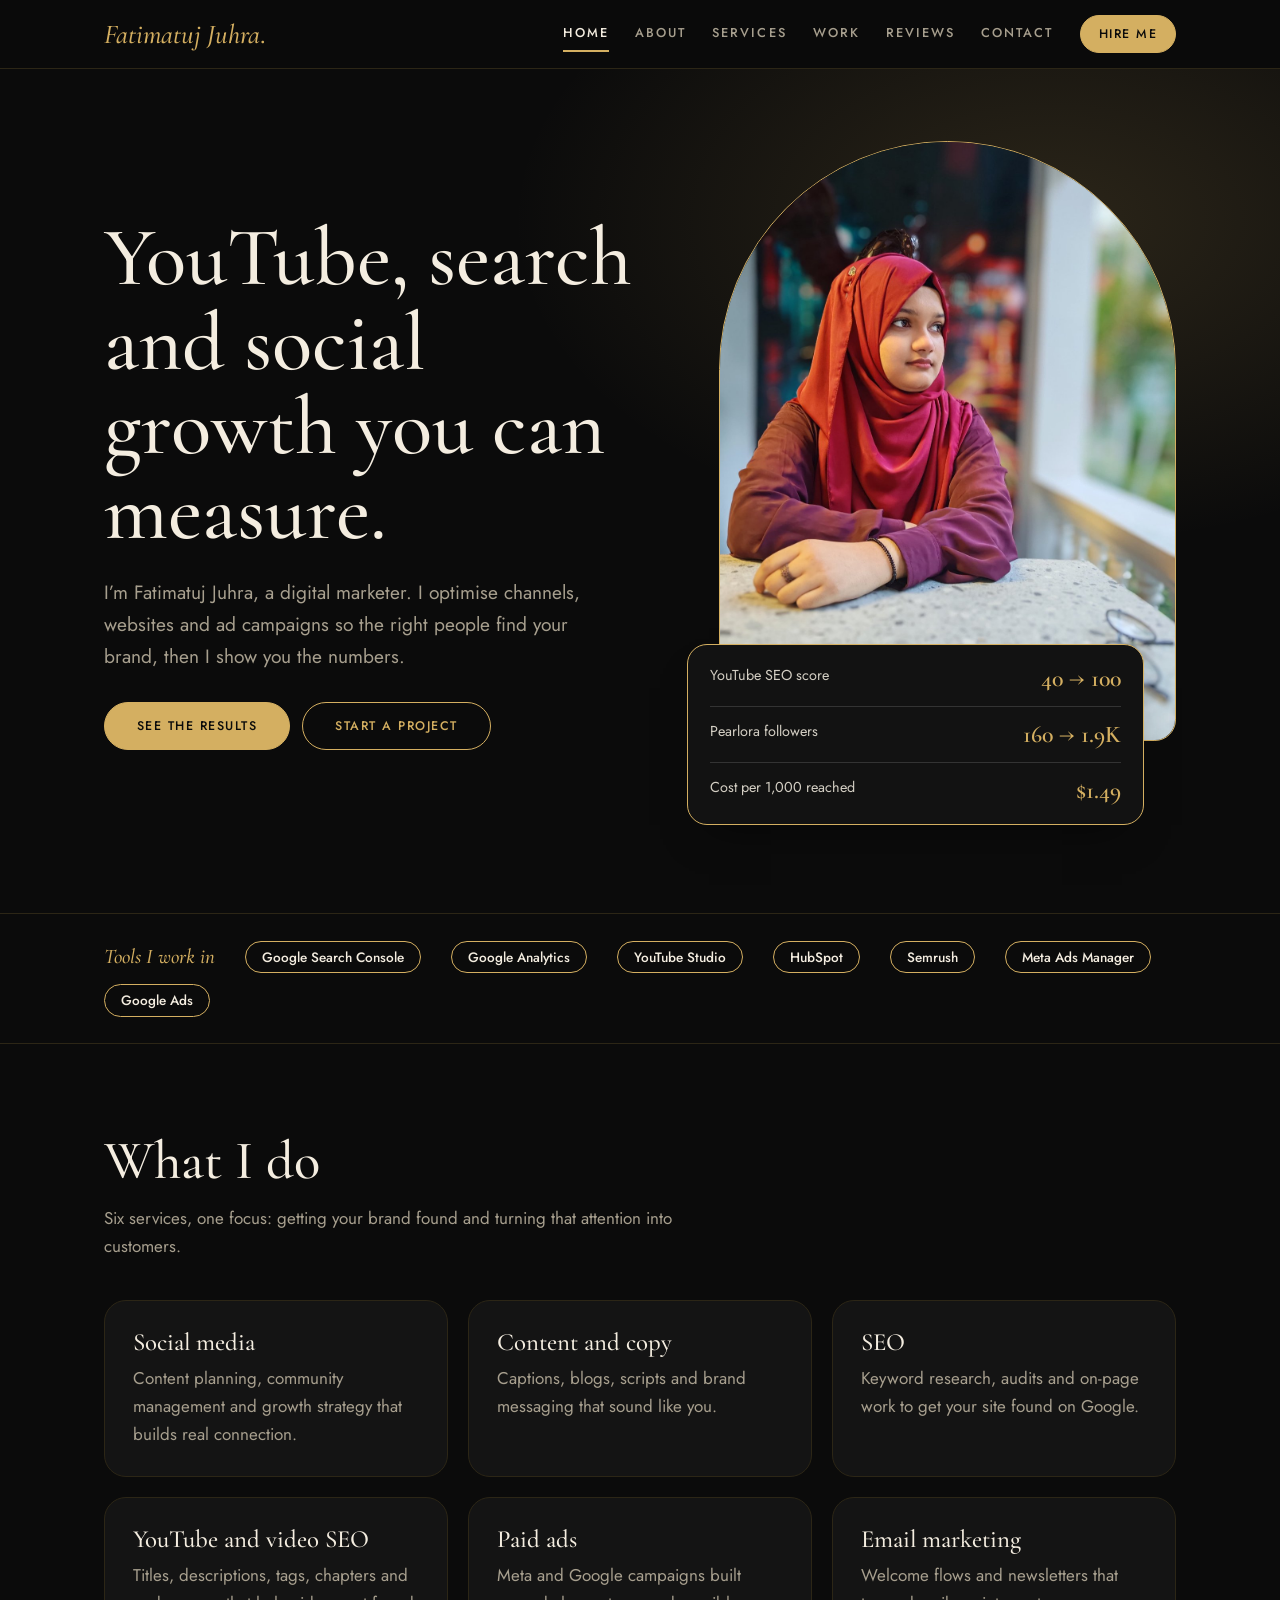
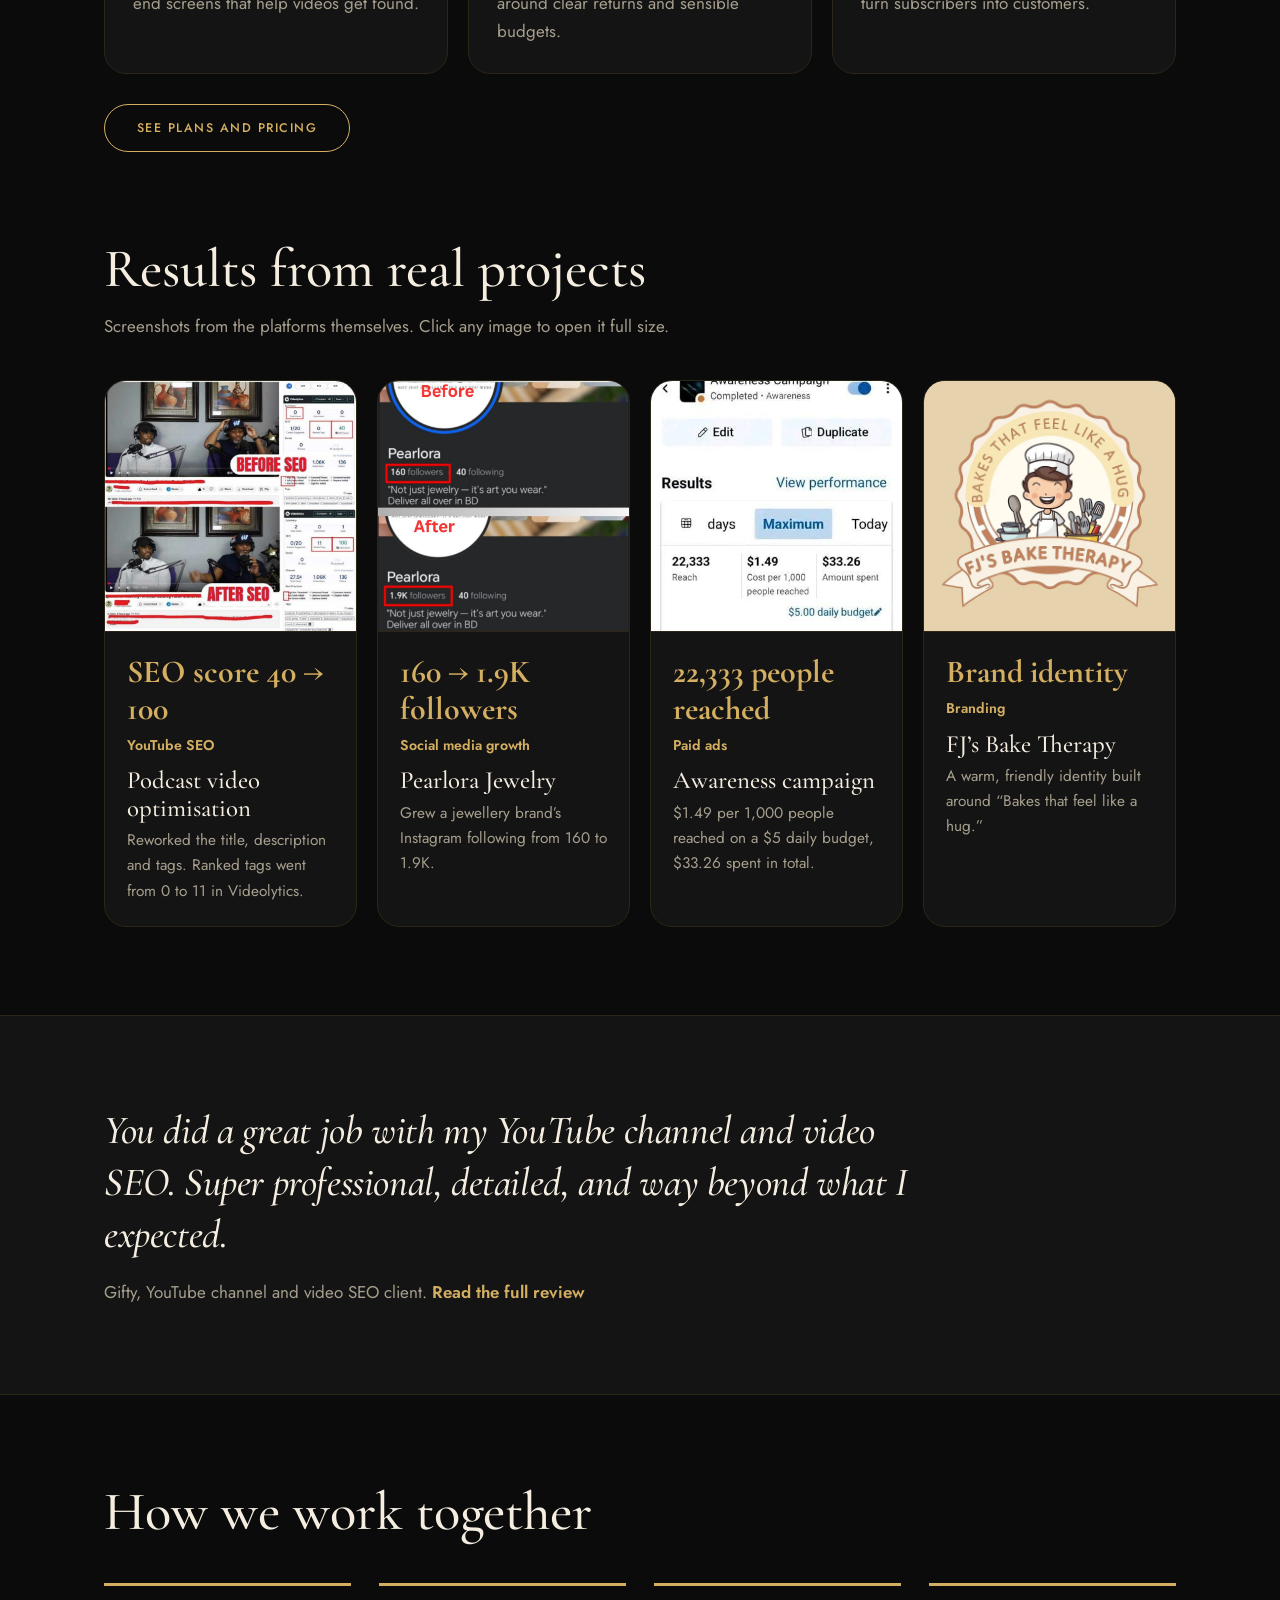
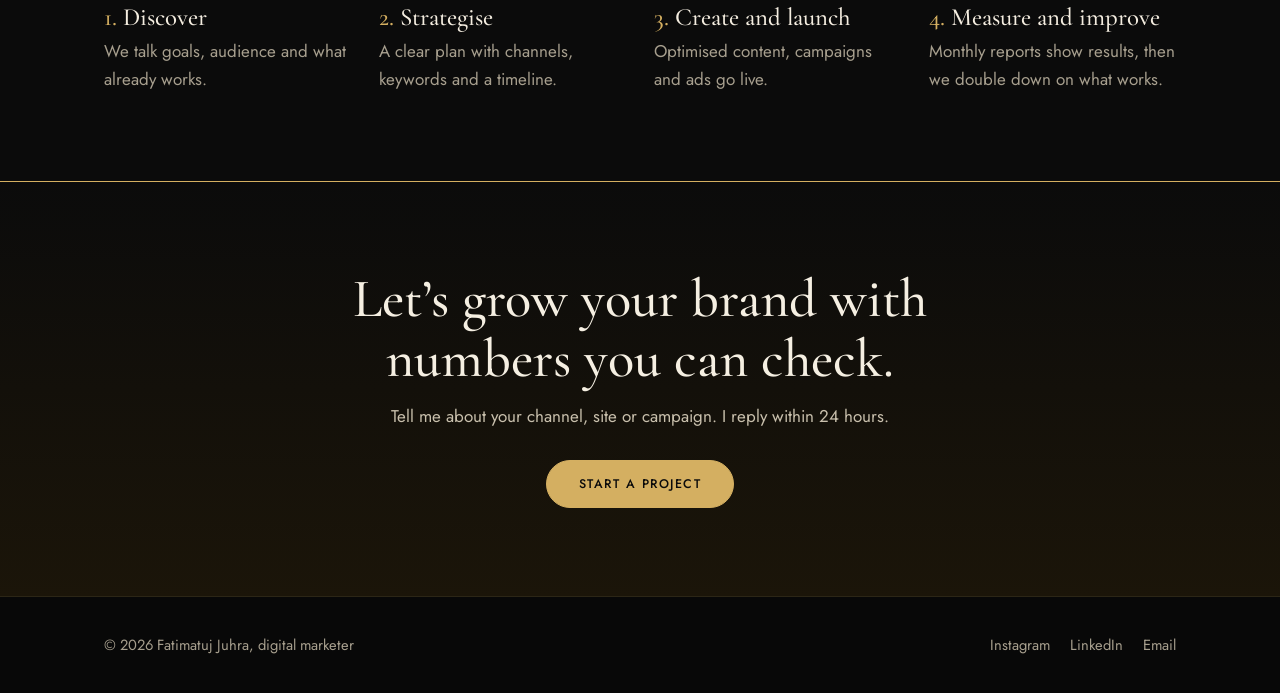
<file: index.html>
<!doctype html>
<html lang="en">
  <head>
    <meta charset="utf-8" />
    <meta name="viewport" content="width=device-width,initial-scale=1" />
    <title>
      Fatimatuj Juhra | Digital Marketer for SEO, YouTube and Social Media
    </title>
    <meta
      name="description"
      content="Digital marketer helping brands grow with SEO, YouTube video SEO, social media, paid ads and email marketing. See real results and pricing."
    />
    <meta
      property="og:title"
      content="Fatimatuj Juhra | Digital Marketer for SEO, YouTube and Social Media"
    />
    <meta
      property="og:description"
      content="Digital marketer helping brands grow with SEO, YouTube video SEO, social media, paid ads and email marketing. See real results and pricing."
    />
    <meta property="og:type" content="website" />
    <meta name="twitter:card" content="summary_large_image" />
  
    <link rel="preconnect" href="https://fonts.googleapis.com" />
    <link rel="preconnect" href="https://fonts.gstatic.com" crossorigin />
    <link
      href="https://fonts.googleapis.com/css2?family=Cormorant+Garamond:ital,wght@0,500;0,600;0,700;1,500;1,600&family=Jost:wght@300;400;500;600&display=swap"
      rel="stylesheet"
    />
    <link rel="stylesheet" href="style.css" />
    <script type="application/ld+json">
      {
        "@context": "https://schema.org",
        "@type": "ProfessionalService",
        "name": "Fatimatuj Juhra, Digital Marketer",
        "description": "SEO, YouTube SEO, social media, paid ads and email marketing.",
        "email": "fatimatujjuhraa332@gmail.com",
        "sameAs": [
          "https://instagram.com/fatimatujjuhraa",
          "https://www.linkedin.com/in/fatimatujjuhraa"
        ],
        "serviceType": [
          "SEO",
          "YouTube SEO",
          "Social media marketing",
          "Paid advertising",
          "Email marketing"
        ]
      }
    </script>
  </head>
  <body>
    <header class="nav">
      <div class="wrap bar">
        <a class="logo" href="index.html">Fatimatuj Juhra<i>.</i></a>
        <nav id="m" aria-label="Main">
          <a href="index.html" aria-current="page">Home</a
          ><a href="about.html">About</a><a href="services.html">Services</a
          ><a href="index.html#work">Work</a><a href="reviews.html">Reviews</a
          ><a href="contact.html">Contact</a>
        </nav>
        <a class="btn sm" href="contact.html">Hire me</a
        ><button class="burger" aria-label="Menu" aria-expanded="false">
          &#9776;
        </button>
      </div>
    </header>
    <main>
      <section class="hero">
        <div class="wrap hero-g">
          <div>
            <h1>YouTube, search and social growth you can measure.</h1>
            <p class="lead">
              I’m Fatimatuj Juhra, a digital marketer. I optimise channels,
              websites and ad campaigns so the right people find your brand,
              then I show you the numbers.
            </p>
            <div class="btns">
              <a class="btn" href="#work">See the results</a
              ><a class="btn out" href="contact.html">Start a project</a>
            </div>
          </div>
          <div class="hero-v">
            <img
              src="images/fatimatuj.jpg"
              alt="Fatimatuj Juhra"
              width="800"
              height="600"
            />
            <dl class="ledger">
              <div>
                <dt>YouTube SEO score</dt>
                <dd>40 → 100</dd>
              </div>
              <div>
                <dt>Pearlora followers</dt>
                <dd>160 → 1.9K</dd>
              </div>
              <div>
                <dt>Cost per 1,000 reached</dt>
                <dd>$1.49</dd>
              </div>
            </dl>
          </div>
        </div>
      </section>
      <div class="tools">
        <div class="wrap">
          <b>Tools I work in</b><span>Google Search Console</span
          ><span>Google Analytics</span><span>YouTube Studio</span
          ><span>HubSpot</span><span>Semrush</span
          ><span>Meta Ads Manager</span><span>Google Ads</span>
        </div>
      </div>
      <section id="services">
        <div class="wrap">
          <div class="sec-h">
            <h2>What I do</h2>
            <p>
              Six services, one focus: getting your brand found and turning that
              attention into customers.
            </p>
          </div>
          <div class="grid">
            <div class="card">
              <h3>Social media</h3>
              <p>
                Content planning, community management and growth strategy that
                builds real connection.
              </p>
            </div>
            <div class="card">
              <h3>Content and copy</h3>
              <p>
                Captions, blogs, scripts and brand messaging that sound like
                you.
              </p>
            </div>
            <div class="card">
              <h3>SEO</h3>
              <p>
                Keyword research, audits and on-page work to get your site found
                on Google.
              </p>
            </div>
            <div class="card">
              <h3>YouTube and video SEO</h3>
              <p>
                Titles, descriptions, tags, chapters and end screens that help
                videos get found.
              </p>
            </div>
            <div class="card">
              <h3>Paid ads</h3>
              <p>
                Meta and Google campaigns built around clear returns and
                sensible budgets.
              </p>
            </div>
            <div class="card">
              <h3>Email marketing</h3>
              <p>
                Welcome flows and newsletters that turn subscribers into
                customers.
              </p>
            </div>
          </div>
          <div class="btns">
            <a class="btn out" href="services.html">See plans and pricing</a>
          </div>
        </div>
      </section>
      <section id="work" style="padding-top: 0">
        <div class="wrap">
          <div class="sec-h">
            <h2>Results from real projects</h2>
            <p>
              Screenshots from the platforms themselves. Click any image to open
              it full size.
            </p>
          </div>
          <div class="cases">
            <article class="case">
              <a href="images/seo-video.jpg" target="_blank" rel="noopener"
                ><img
                  src="images/seo-video.jpg"
                  alt="Before and after: Videolytics SEO score rose from 40 to 100 on a podcast video"
                  loading="lazy"
              /></a>
              <div>
                <p class="m">SEO score 40 → 100</p>
                <small>YouTube SEO</small>
                <h3>Podcast video optimisation</h3>
                <p>
                  Reworked the title, description and tags. Ranked tags went
                  from 0 to 11 in Videolytics.
                </p>
              </div>
            </article>
            <article class="case">
              <a href="images/pearlora.jpg" target="_blank" rel="noopener"
                ><img
                  src="images/pearlora.jpg"
                  alt="Pearlora Instagram profile before and after, 160 to 1.9K followers"
                  loading="lazy"
              /></a>
              <div>
                <p class="m">160 → 1.9K followers</p>
                <small>Social media growth</small>
                <h3>Pearlora Jewelry</h3>
                <p>
                  Grew a jewellery brand’s Instagram following from 160 to 1.9K.
                </p>
              </div>
            </article>
            <article class="case">
              <a
                href="images/awareness-campaign.jpg"
                target="_blank"
                rel="noopener"
                ><img
                  src="images/awareness-campaign.jpg"
                  alt="Ads Manager results showing 22,333 reach at $1.49 per 1,000 people"
                  loading="lazy"
              /></a>
              <div>
                <p class="m">22,333 people reached</p>
                <small>Paid ads</small>
                <h3>Awareness campaign</h3>
                <p>
                  $1.49 per 1,000 people reached on a $5 daily budget, $33.26
                  spent in total.
                </p>
              </div>
            </article>
            <article class="case">
              <a href="images/bake-therapy.jpg" target="_blank" rel="noopener"
                ><img
                  src="images/bake-therapy.jpg"
                  alt="FJ’s Bake Therapy logo with the line Bakes that feel like a hug"
                  loading="lazy"
                  style="object-fit: contain; background: #e5d3ac"
              /></a>
              <div>
                <p class="m">Brand identity</p>
                <small>Branding</small>
                <h3>FJ’s Bake Therapy</h3>
                <p>
                  A warm, friendly identity built around “Bakes that feel like a
                  hug.”
                </p>
              </div>
            </article>
          </div>
        </div>
      </section>
      <section class="quote">
        <div class="wrap">
          <q
            >You did a great job with my YouTube channel and video SEO. Super
            professional, detailed, and way beyond what I expected.</q
          >
          <p>
            Gifty, YouTube channel and video SEO client.
            <a href="reviews.html" style="color: var(--lk); font-weight: 600"
              >Read the full review</a
            >
          </p>
        </div>
      </section>
      <section>
        <div class="wrap">
          <div class="sec-h"><h2>How we work together</h2></div>
          <div class="steps">
            <div>
              <h3>Discover</h3>
              <p>We talk goals, audience and what already works.</p>
            </div>
            <div>
              <h3>Strategise</h3>
              <p>A clear plan with channels, keywords and a timeline.</p>
            </div>
            <div>
              <h3>Create and launch</h3>
              <p>Optimised content, campaigns and ads go live.</p>
            </div>
            <div>
              <h3>Measure and improve</h3>
              <p>
                Monthly reports show results, then we double down on what works.
              </p>
            </div>
          </div>
        </div>
      </section>
      <section class="cta">
        <div class="wrap">
          <h2>Let’s grow your brand with numbers you can check.</h2>
          <p>
            Tell me about your channel, site or campaign. I reply within 24
            hours.
          </p>
          <div class="btns" style="justify-content: center">
            <a class="btn" href="contact.html">Start a project</a>
          </div>
        </div>
      </section>
    </main>
    <footer>
      <div class="wrap">
        <span
          >&copy; <span id="y">2026</span> Fatimatuj Juhra, digital
          marketer</span
        ><span
          ><a
            href="https://instagram.com/fatimatujjuhraa"
            target="_blank"
            rel="noopener"
            >Instagram</a
          ><a
            href="https://www.linkedin.com/in/fatimatujjuhraa"
            target="_blank"
            rel="noopener"
            >LinkedIn</a
          ><a href="mailto:fatimatujjuhraa332@gmail.com">Email</a></span
        >
      </div>
    </footer>
    <script src="script.js"></script>
  </body>
</html>
</file>
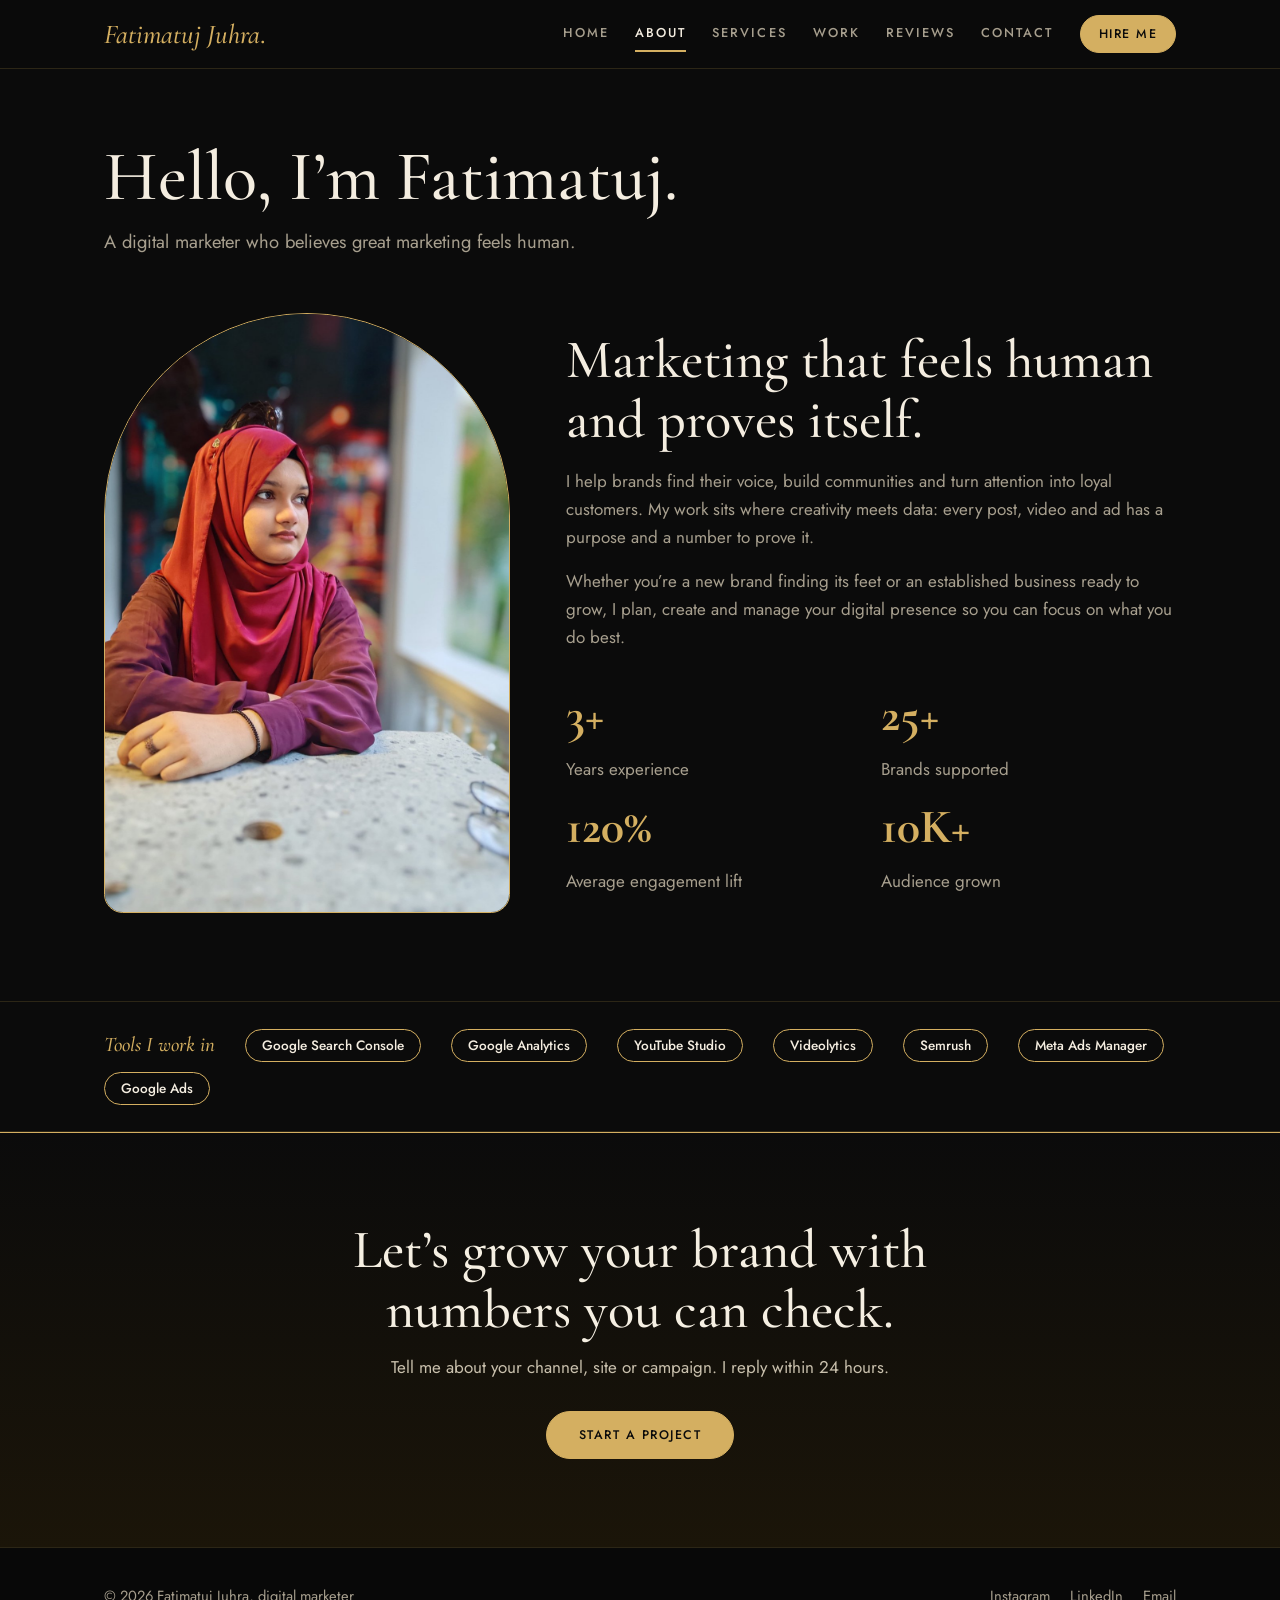
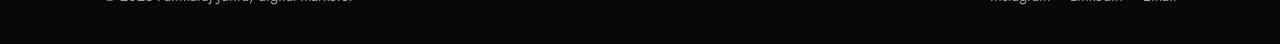
<file: about.html>
<!doctype html>
<html lang="en">
  <head>
    <meta charset="utf-8" />
    <meta name="viewport" content="width=device-width,initial-scale=1" />
    <title>About Fatimatuj Juhra | Digital Marketer</title>
    <meta
      name="description"
      content="Meet Fatimatuj Juhra, a digital marketer who combines SEO, content and paid ads with clear reporting."
    />
    <meta
      property="og:title"
      content="About Fatimatuj Juhra | Digital Marketer"
    />
    <meta
      property="og:description"
      content="Meet Fatimatuj Juhra, a digital marketer who combines SEO, content and paid ads with clear reporting."
    />
    <meta property="og:type" content="website" />
    <meta name="twitter:card" content="summary_large_image" />
    
    <link rel="preconnect" href="https://fonts.googleapis.com" />
    <link rel="preconnect" href="https://fonts.gstatic.com" crossorigin />
    <link
      href="https://fonts.googleapis.com/css2?family=Cormorant+Garamond:ital,wght@0,500;0,600;0,700;1,500;1,600&family=Jost:wght@300;400;500;600&display=swap"
      rel="stylesheet"
    />
    <link rel="stylesheet" href="style.css" />
  </head>
  <body>
    <header class="nav">
      <div class="wrap bar">
        <a class="logo" href="index.html">Fatimatuj Juhra<i>.</i></a>
        <nav id="m" aria-label="Main">
          <a href="index.html">Home</a
          ><a href="about.html" aria-current="page">About</a
          ><a href="services.html">Services</a><a href="index.html#work">Work</a
          ><a href="reviews.html">Reviews</a><a href="contact.html">Contact</a>
        </nav>
        <a class="btn sm" href="contact.html">Hire me</a
        ><button class="burger" aria-label="Menu" aria-expanded="false">
          &#9776;
        </button>
      </div>
    </header>
    <main>
      <header class="ph">
        <div class="wrap">
          <h1>Hello, I’m Fatimatuj.</h1>
          <p>A digital marketer who believes great marketing feels human.</p>
        </div>
      </header>
      <section style="padding-top: 32px">
        <div class="wrap two">
          <img
            src="images/fatimatuj.jpg"
            alt="Fatimatuj Juhra"
            width="800"
            height="600"
          />
          <div>
            <h2>Marketing that feels human and proves itself.</h2>
            <p>
              I help brands find their voice, build communities and turn
              attention into loyal customers. My work sits where creativity
              meets data: every post, video and ad has a purpose and a number to
              prove it.
            </p>
            <p>
              Whether you’re a new brand finding its feet or an established
              business ready to grow, I plan, create and manage your digital
              presence so you can focus on what you do best.
            </p>
            <div class="stats" style="grid-template-columns: 1fr 1fr">
              <div>
                <b>3+</b>
                <p>Years experience</p>
              </div>
              <div>
                <b>25+</b>
                <p>Brands supported</p>
              </div>
              <div>
                <b>120%</b>
                <p>Average engagement lift</p>
              </div>
              <div>
                <b>10K+</b>
                <p>Audience grown</p>
              </div>
            </div>
          </div>
        </div>
      </section>
      <div class="tools">
        <div class="wrap">
          <b>Tools I work in</b><span>Google Search Console</span
          ><span>Google Analytics</span><span>YouTube Studio</span
          ><span>Videolytics</span><span>Semrush</span
          ><span>Meta Ads Manager</span><span>Google Ads</span>
        </div>
      </div>
      <section class="cta">
        <div class="wrap">
          <h2>Let’s grow your brand with numbers you can check.</h2>
          <p>
            Tell me about your channel, site or campaign. I reply within 24
            hours.
          </p>
          <div class="btns" style="justify-content: center">
            <a class="btn" href="contact.html">Start a project</a>
          </div>
        </div>
      </section>
    </main>
    <footer>
      <div class="wrap">
        <span
          >&copy; <span id="y">2026</span> Fatimatuj Juhra, digital
          marketer</span
        ><span
          ><a
            href="https://instagram.com/fatimatujjuhraa"
            target="_blank"
            rel="noopener"
            >Instagram</a
          ><a
            href="https://www.linkedin.com/in/fatimatujjuhraa"
            target="_blank"
            rel="noopener"
            >LinkedIn</a
          ><a href="mailto:fatimatujjuhraa332@gmail.com">Email</a></span
        >
      </div>
    </footer>
    <script src="script.js"></script>
  </body>
</html>
</file>
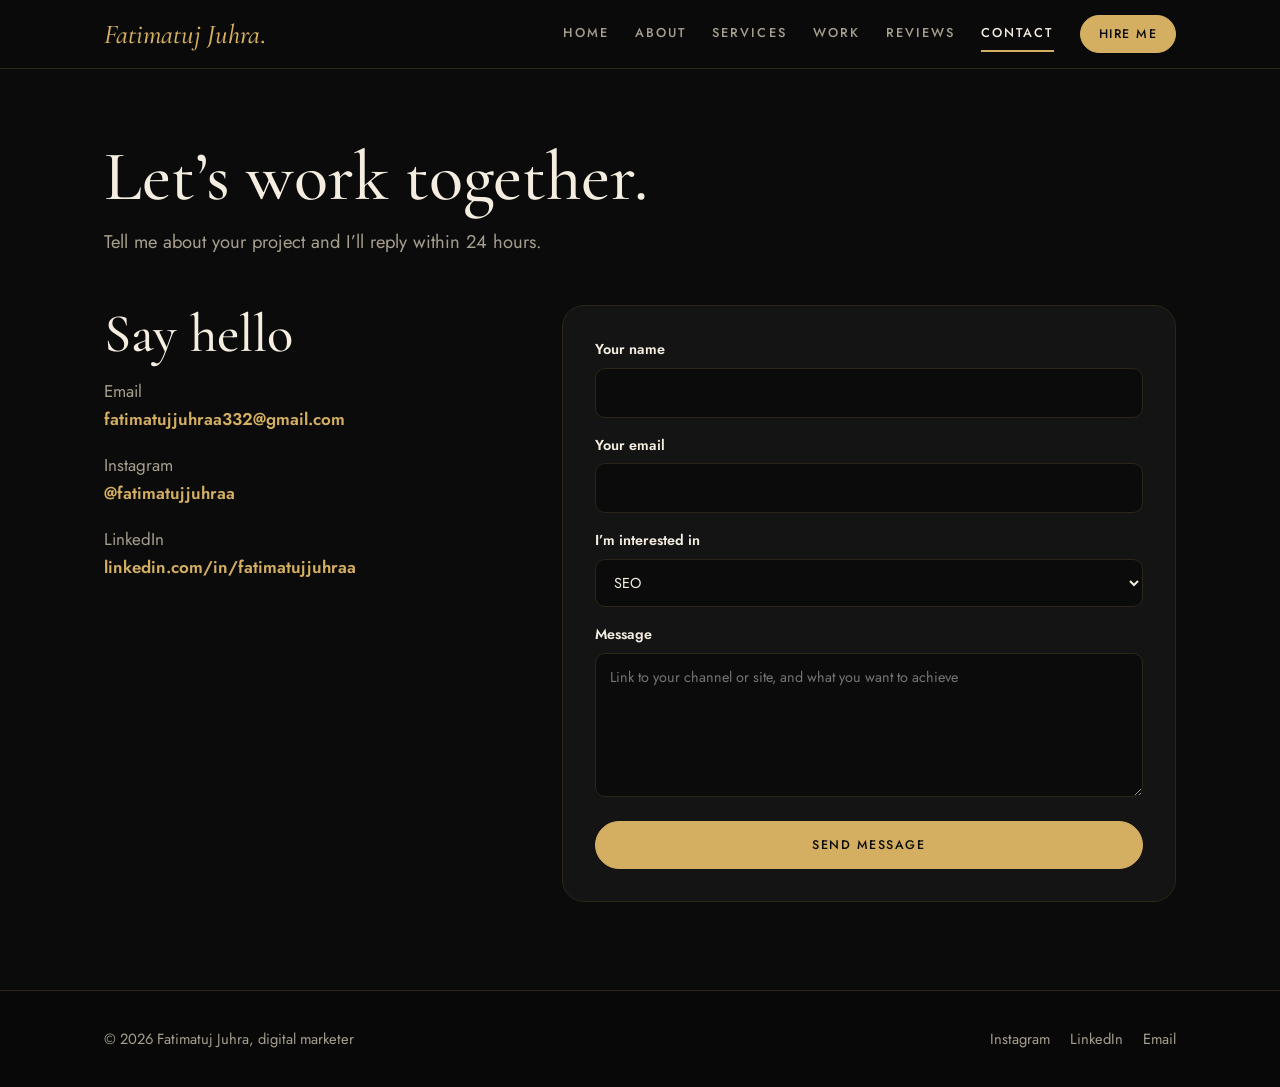
<file: contact.html>
<!doctype html>
<html lang="en"><head><meta charset="utf-8"><meta name="viewport" content="width=device-width,initial-scale=1">
<title>Contact Fatimatuj Juhra | Start a Project</title><meta name="description" content="Tell Fatimatuj Juhra about your channel, website or campaign and get a reply within 24 hours.">
<meta property="og:title" content="Contact Fatimatuj Juhra | Start a Project"><meta property="og:description" content="Tell Fatimatuj Juhra about your channel, website or campaign and get a reply within 24 hours."><meta property="og:type" content="website"><meta name="twitter:card" content="summary_large_image">
<link rel="preconnect" href="https://fonts.googleapis.com"><link rel="preconnect" href="https://fonts.gstatic.com" crossorigin>
<link href="https://fonts.googleapis.com/css2?family=Cormorant+Garamond:ital,wght@0,500;0,600;0,700;1,500;1,600&family=Jost:wght@300;400;500;600&display=swap" rel="stylesheet">
<link rel="stylesheet" href="style.css"></head><body>
<header class="nav"><div class="wrap bar"><a class="logo" href="index.html">Fatimatuj Juhra<i>.</i></a><nav id="m" aria-label="Main"><a href="index.html">Home</a><a href="about.html">About</a><a href="services.html">Services</a><a href="index.html#work">Work</a><a href="reviews.html">Reviews</a><a href="contact.html" aria-current="page">Contact</a></nav><a class="btn sm" href="contact.html">Hire me</a><button class="burger" aria-label="Menu" aria-expanded="false">&#9776;</button></div></header>
<main><header class="ph"><div class="wrap"><h1>Let’s work together.</h1><p>Tell me about your project and I’ll reply within 24 hours.</p></div></header><section style="padding-top:24px"><div class="wrap cg"><div class="cinfo"><h2>Say hello</h2><p>Email<br><a href="mailto:fatimatujjuhraa332@gmail.com">fatimatujjuhraa332@gmail.com</a></p><p>Instagram<br><a href="https://instagram.com/fatimatujjuhraa" target="_blank" rel="noopener">@fatimatujjuhraa</a></p><p>LinkedIn<br><a href="https://www.linkedin.com/in/fatimatujjuhraa" target="_blank" rel="noopener">linkedin.com/in/fatimatujjuhraa</a></p></div>
<form id="cform"><label>Your name<input name="name" required autocomplete="name"></label><label>Your email<input name="email" type="email" required autocomplete="email"></label><label>I’m interested in<select name="service"><option>SEO</option><option>YouTube and Video SEO</option><option>Social Media Management</option><option>Content and Copywriting</option><option>Paid Ads</option><option>Email Marketing</option><option>Not sure yet</option></select></label><label>Message<textarea name="msg" rows="5" required placeholder="Link to your channel or site, and what you want to achieve"></textarea></label><button class="btn" type="submit">Send message</button></form></div></section></main>
<footer><div class="wrap"><span>&copy; <span id="y">2026</span> Fatimatuj Juhra, digital marketer</span><span><a href="https://instagram.com/fatimatujjuhraa" target="_blank" rel="noopener">Instagram</a><a href="https://www.linkedin.com/in/fatimatujjuhraa" target="_blank" rel="noopener">LinkedIn</a><a href="mailto:fatimatujjuhraa332@gmail.com">Email</a></span></div></footer>
<script src="script.js"></script></body></html>
</file>
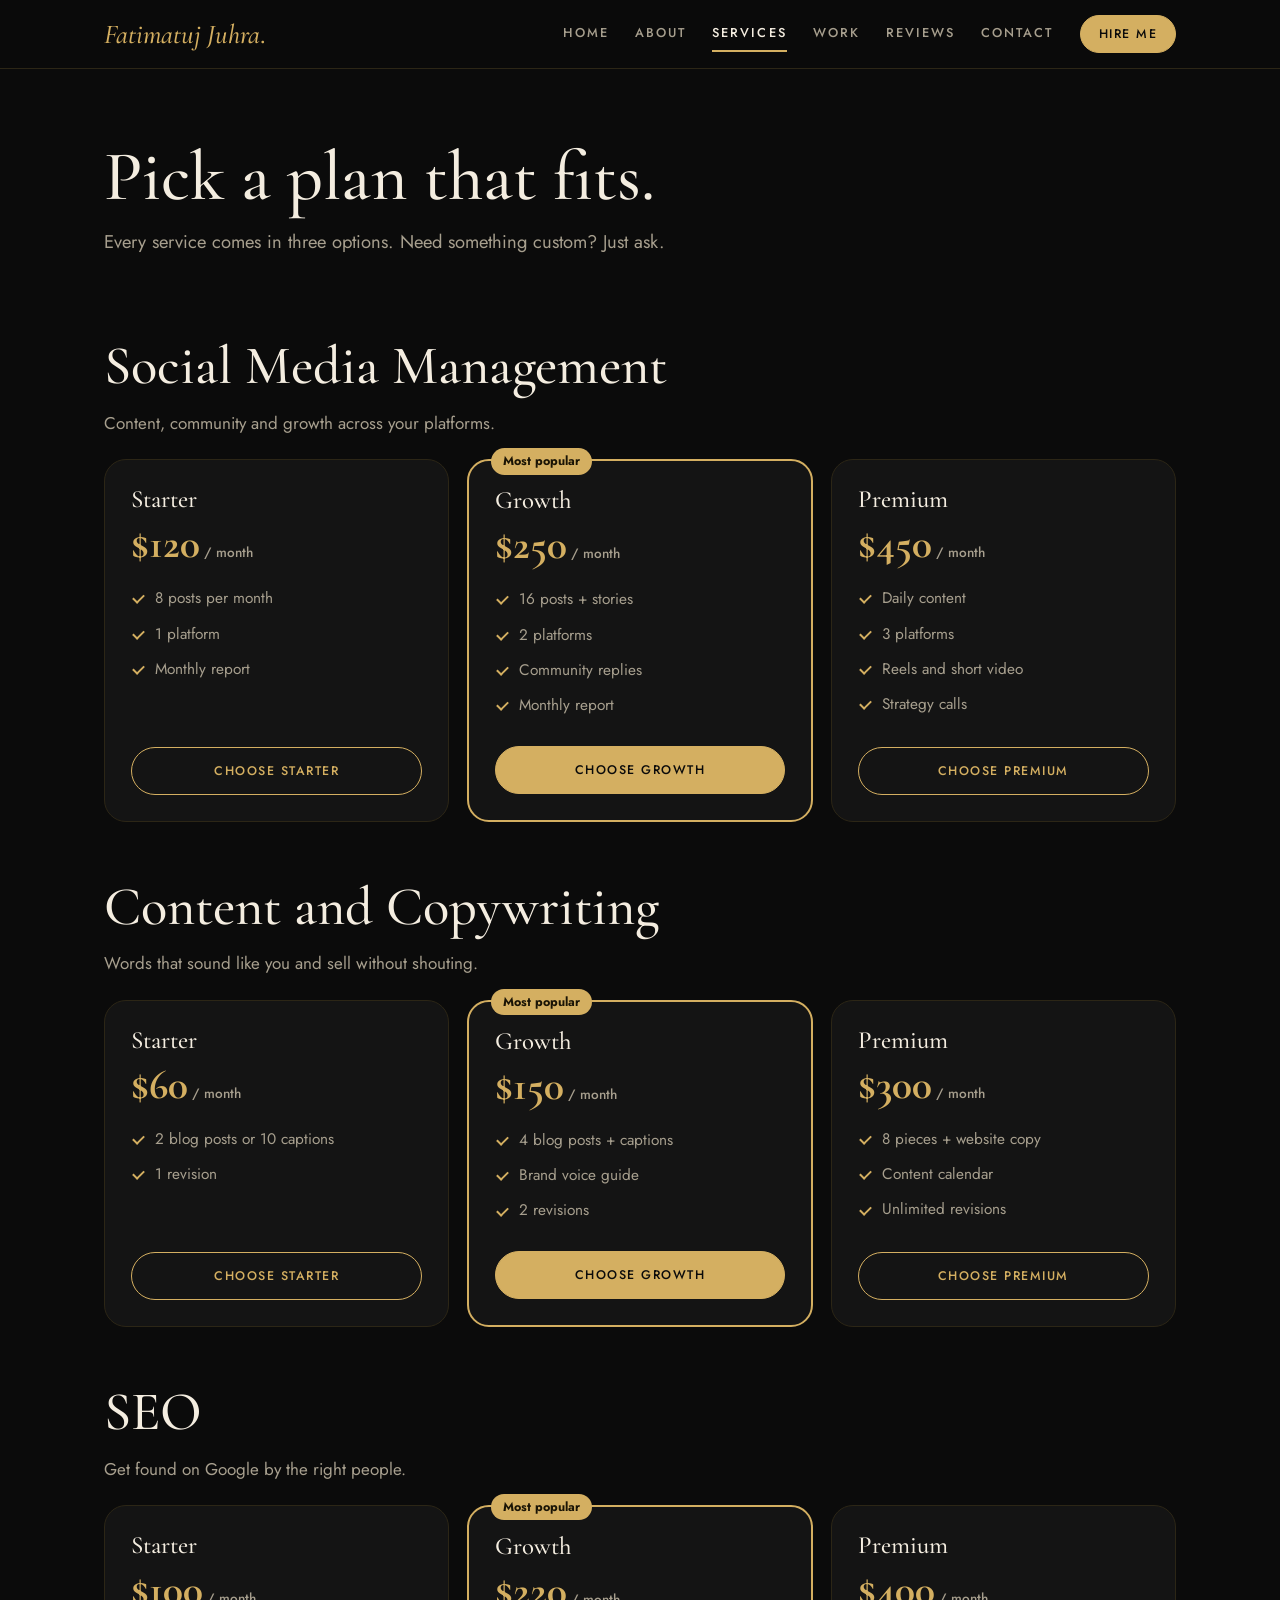
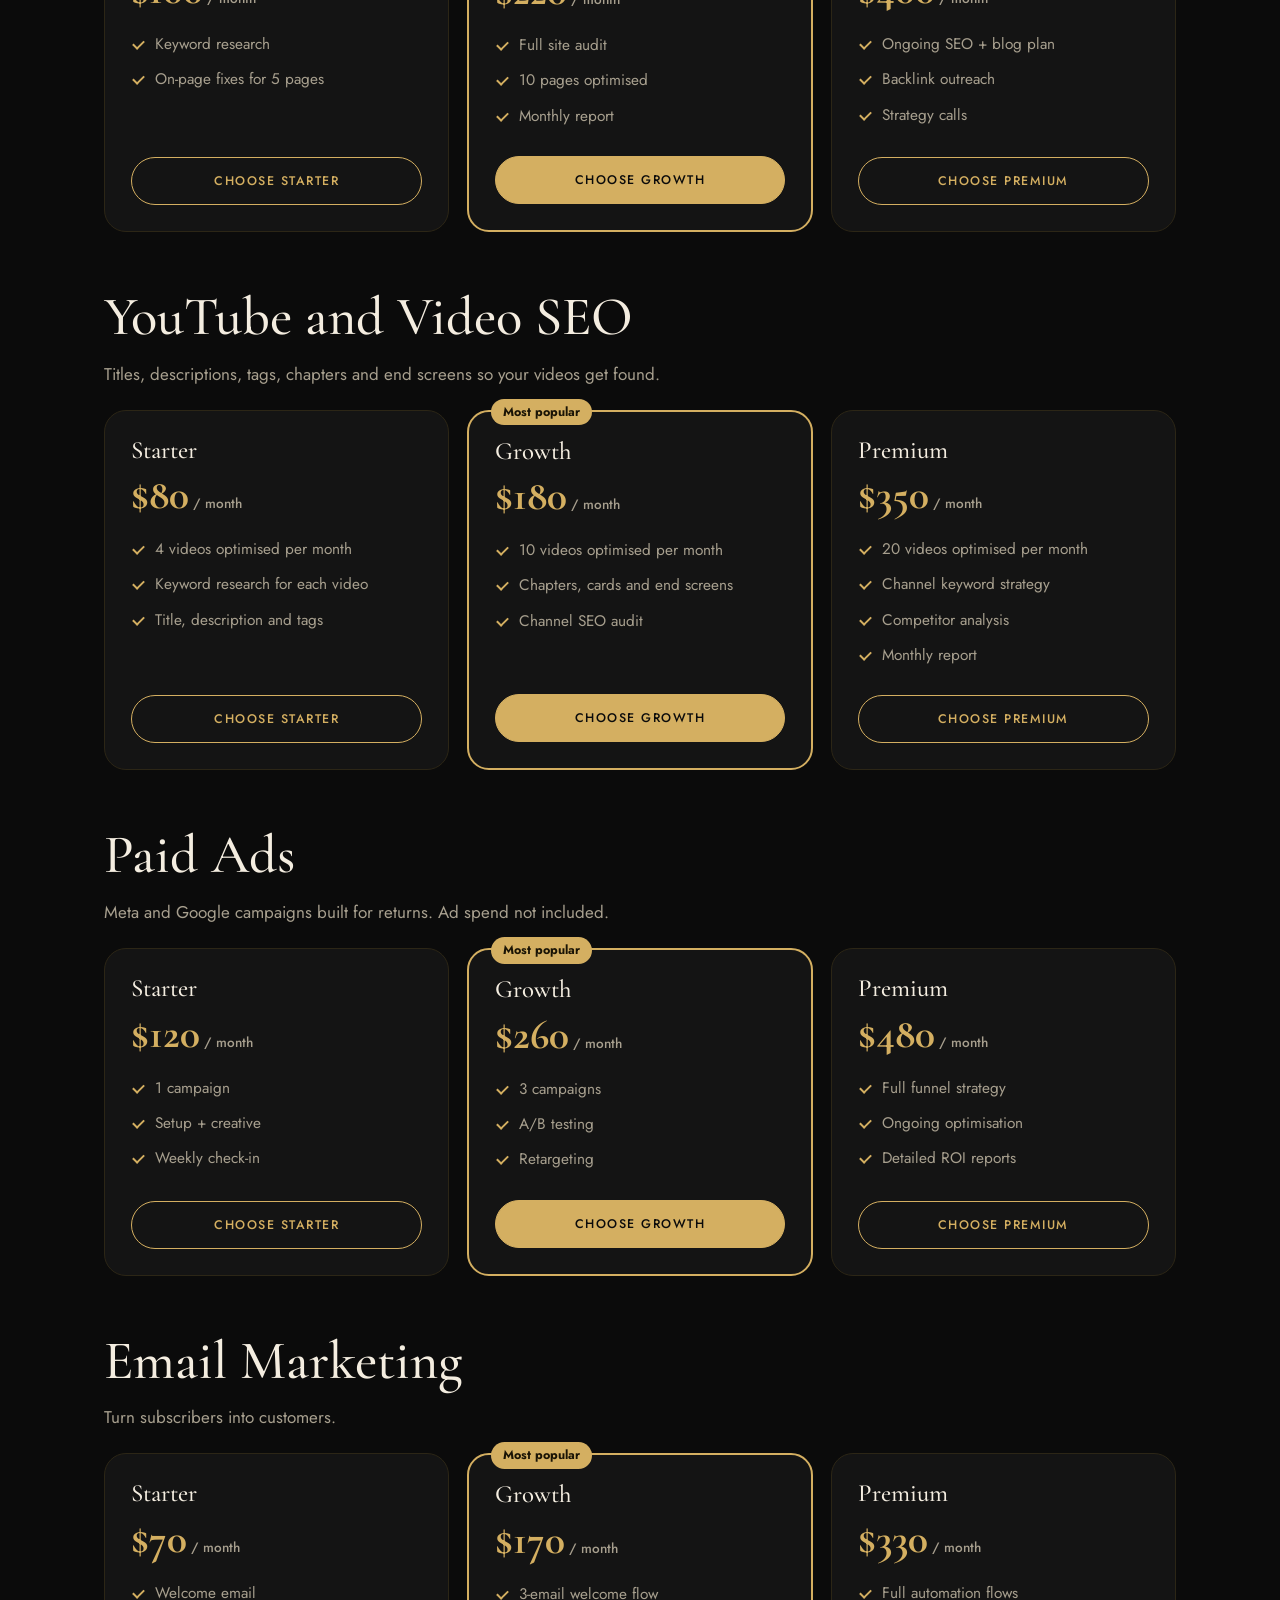
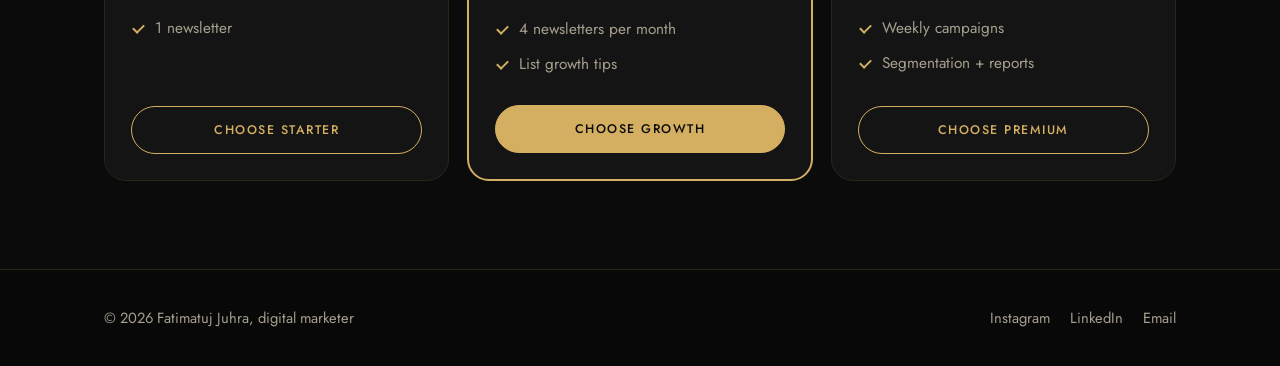
<file: services.html>
<!doctype html>
<html lang="en">
  <head>
    <meta charset="utf-8" />
    <meta name="viewport" content="width=device-width,initial-scale=1" />
    <title>SEO, Social Media and Ads Pricing | Fatimatuj Juhra</title>
    <meta
      name="description"
      content="Transparent monthly pricing for SEO, social media management, copywriting, paid ads and email marketing, YouTube video SEO."
    />
    <meta
      property="og:title"
      content="SEO, Social Media and Ads Pricing | Fatimatuj Juhra"
    />
    <meta
      property="og:description"
      content="Transparent monthly pricing for SEO, social media management, copywriting, paid ads and email marketing, YouTube video SEO."
    />
    <meta property="og:type" content="website" />
    <meta name="twitter:card" content="summary_large_image" />
    <link rel="preconnect" href="https://fonts.googleapis.com" />
    <link rel="preconnect" href="https://fonts.gstatic.com" crossorigin />
    <link
      href="https://fonts.googleapis.com/css2?family=Cormorant+Garamond:ital,wght@0,500;0,600;0,700;1,500;1,600&family=Jost:wght@300;400;500;600&display=swap"
      rel="stylesheet"
    />
    <link rel="stylesheet" href="style.css" />
  </head>
  <body>
    <header class="nav">
      <div class="wrap bar">
        <a class="logo" href="index.html">Fatimatuj Juhra<i>.</i></a>
        <nav id="m" aria-label="Main">
          <a href="index.html">Home</a><a href="about.html">About</a
          ><a href="services.html" aria-current="page">Services</a
          ><a href="index.html#work">Work</a><a href="reviews.html">Reviews</a
          ><a href="contact.html">Contact</a>
        </nav>
        <a class="btn sm" href="contact.html">Hire me</a
        ><button class="burger" aria-label="Menu" aria-expanded="false">
          &#9776;
        </button>
      </div>
    </header>
    <main>
      <header class="ph">
        <div class="wrap">
          <h1>Pick a plan that fits.</h1>
          <p>
            Every service comes in three options. Need something custom? Just
            ask.
          </p>
        </div>
      </header>
      <section style="padding-top: 0">
        <div class="wrap">
          <div class="svc">
            <h2>Social Media Management</h2>
            <p>Content, community and growth across your platforms.</p>
            <div class="tiers">
              <div class="tier">
                <h3>Starter</h3>
                <p class="price">$120<small> / month</small></p>
                <ul>
                  <li>8 posts per month</li>
                  <li>1 platform</li>
                  <li>Monthly report</li>
                </ul>
                <a class="btn out" href="contact.html">Choose Starter</a>
              </div>
              <div class="tier pop">
                <h3>Growth</h3>
                <p class="price">$250<small> / month</small></p>
                <ul>
                  <li>16 posts + stories</li>
                  <li>2 platforms</li>
                  <li>Community replies</li>
                  <li>Monthly report</li>
                </ul>
                <a class="btn" href="contact.html">Choose Growth</a>
              </div>
              <div class="tier">
                <h3>Premium</h3>
                <p class="price">$450<small> / month</small></p>
                <ul>
                  <li>Daily content</li>
                  <li>3 platforms</li>
                  <li>Reels and short video</li>
                  <li>Strategy calls</li>
                </ul>
                <a class="btn out" href="contact.html">Choose Premium</a>
              </div>
            </div>
          </div>
          <div class="svc">
            <h2>Content and Copywriting</h2>
            <p>Words that sound like you and sell without shouting.</p>
            <div class="tiers">
              <div class="tier">
                <h3>Starter</h3>
                <p class="price">$60<small> / month</small></p>
                <ul>
                  <li>2 blog posts or 10 captions</li>
                  <li>1 revision</li>
                </ul>
                <a class="btn out" href="contact.html">Choose Starter</a>
              </div>
              <div class="tier pop">
                <h3>Growth</h3>
                <p class="price">$150<small> / month</small></p>
                <ul>
                  <li>4 blog posts + captions</li>
                  <li>Brand voice guide</li>
                  <li>2 revisions</li>
                </ul>
                <a class="btn" href="contact.html">Choose Growth</a>
              </div>
              <div class="tier">
                <h3>Premium</h3>
                <p class="price">$300<small> / month</small></p>
                <ul>
                  <li>8 pieces + website copy</li>
                  <li>Content calendar</li>
                  <li>Unlimited revisions</li>
                </ul>
                <a class="btn out" href="contact.html">Choose Premium</a>
              </div>
            </div>
          </div>
          <div class="svc">
            <h2>SEO</h2>
            <p>Get found on Google by the right people.</p>
            <div class="tiers">
              <div class="tier">
                <h3>Starter</h3>
                <p class="price">$100<small> / month</small></p>
                <ul>
                  <li>Keyword research</li>
                  <li>On-page fixes for 5 pages</li>
                </ul>
                <a class="btn out" href="contact.html">Choose Starter</a>
              </div>
              <div class="tier pop">
                <h3>Growth</h3>
                <p class="price">$220<small> / month</small></p>
                <ul>
                  <li>Full site audit</li>
                  <li>10 pages optimised</li>
                  <li>Monthly report</li>
                </ul>
                <a class="btn" href="contact.html">Choose Growth</a>
              </div>
              <div class="tier">
                <h3>Premium</h3>
                <p class="price">$400<small> / month</small></p>
                <ul>
                  <li>Ongoing SEO + blog plan</li>
                  <li>Backlink outreach</li>
                  <li>Strategy calls</li>
                </ul>
                <a class="btn out" href="contact.html">Choose Premium</a>
              </div>
            </div>
          </div>
          <div class="svc">
            <h2>YouTube and Video SEO</h2>
            <p>
              Titles, descriptions, tags, chapters and end screens so your
              videos get found.
            </p>
            <div class="tiers">
              <div class="tier">
                <h3>Starter</h3>
                <p class="price">$80<small> / month</small></p>
                <ul>
                  <li>4 videos optimised per month</li>
                  <li>Keyword research for each video</li>
                  <li>Title, description and tags</li>
                </ul>
                <a class="btn out" href="contact.html">Choose Starter</a>
              </div>
              <div class="tier pop">
                <h3>Growth</h3>
                <p class="price">$180<small> / month</small></p>
                <ul>
                  <li>10 videos optimised per month</li>
                  <li>Chapters, cards and end screens</li>
                  <li>Channel SEO audit</li>
                </ul>
                <a class="btn" href="contact.html">Choose Growth</a>
              </div>
              <div class="tier">
                <h3>Premium</h3>
                <p class="price">$350<small> / month</small></p>
                <ul>
                  <li>20 videos optimised per month</li>
                  <li>Channel keyword strategy</li>
                  <li>Competitor analysis</li>
                  <li>Monthly report</li>
                </ul>
                <a class="btn out" href="contact.html">Choose Premium</a>
              </div>
            </div>
          </div>
          <div class="svc">
            <h2>Paid Ads</h2>
            <p>
              Meta and Google campaigns built for returns. Ad spend not
              included.
            </p>
            <div class="tiers">
              <div class="tier">
                <h3>Starter</h3>
                <p class="price">$120<small> / month</small></p>
                <ul>
                  <li>1 campaign</li>
                  <li>Setup + creative</li>
                  <li>Weekly check-in</li>
                </ul>
                <a class="btn out" href="contact.html">Choose Starter</a>
              </div>
              <div class="tier pop">
                <h3>Growth</h3>
                <p class="price">$260<small> / month</small></p>
                <ul>
                  <li>3 campaigns</li>
                  <li>A/B testing</li>
                  <li>Retargeting</li>
                </ul>
                <a class="btn" href="contact.html">Choose Growth</a>
              </div>
              <div class="tier">
                <h3>Premium</h3>
                <p class="price">$480<small> / month</small></p>
                <ul>
                  <li>Full funnel strategy</li>
                  <li>Ongoing optimisation</li>
                  <li>Detailed ROI reports</li>
                </ul>
                <a class="btn out" href="contact.html">Choose Premium</a>
              </div>
            </div>
          </div>
          <div class="svc">
            <h2>Email Marketing</h2>
            <p>Turn subscribers into customers.</p>
            <div class="tiers">
              <div class="tier">
                <h3>Starter</h3>
                <p class="price">$70<small> / month</small></p>
                <ul>
                  <li>Welcome email</li>
                  <li>1 newsletter</li>
                </ul>
                <a class="btn out" href="contact.html">Choose Starter</a>
              </div>
              <div class="tier pop">
                <h3>Growth</h3>
                <p class="price">$170<small> / month</small></p>
                <ul>
                  <li>3-email welcome flow</li>
                  <li>4 newsletters per month</li>
                  <li>List growth tips</li>
                </ul>
                <a class="btn" href="contact.html">Choose Growth</a>
              </div>
              <div class="tier">
                <h3>Premium</h3>
                <p class="price">$330<small> / month</small></p>
                <ul>
                  <li>Full automation flows</li>
                  <li>Weekly campaigns</li>
                  <li>Segmentation + reports</li>
                </ul>
                <a class="btn out" href="contact.html">Choose Premium</a>
              </div>
            </div>
          </div>
        </div>
      </section>
    </main>
    <footer>
      <div class="wrap">
        <span
          >&copy; <span id="y">2026</span> Fatimatuj Juhra, digital
          marketer</span
        ><span
          ><a
            href="https://instagram.com/fatimatujjuhraa"
            target="_blank"
            rel="noopener"
            >Instagram</a
          ><a
            href="https://www.linkedin.com/in/fatimatujjuhraa"
            target="_blank"
            rel="noopener"
            >LinkedIn</a
          ><a href="mailto:fatimatujjuhraa332@gmail.com">Email</a></span
        >
      </div>
    </footer>
    <script src="script.js"></script>
  </body>
</html>
</file>
<file: style.css>
:root {
  --paper: #0b0b0b;
  --card: #141414;
  --ink: #f4ede0;
  --mute: #a79f8e;
  --green: #141414;
  --gold: #d4af61;
  --gt: #d4af61;
  --line: #2c2616;
  --btn: #d4af61;
  --bi: #0b0b0b;
  --lk: #d4af61;
  --sans: "Jost", system-ui, sans-serif;
  --disp: "Cormorant Garamond", Georgia, serif;
  color-scheme: dark;
}
* {
  box-sizing: border-box;
  margin: 0;
}
html {
  scroll-behavior: smooth;
  scroll-padding-top: 80px;
}
body {
  background: var(--paper);
  color: var(--ink);
  font: 400 1.0625rem/1.65 var(--sans);
  -webkit-font-smoothing: antialiased;
  overflow-x: hidden;
}
img {
  max-width: 100%;
  display: block;
}
a {
  color: inherit;
  text-decoration: none;
}
:focus-visible {
  outline: 3px solid var(--gold);
  outline-offset: 3px;
}
.wrap {
  max-width: 1120px;
  margin: auto;
  padding: 0 24px;
}
h1,
h2,
h3 {
  font-family: var(--disp);
  line-height: 1.1;
  letter-spacing: -0.02em;
  font-weight: 700;
}
h1 {
  font-size: clamp(2.5rem, 6vw, 4.3rem);
}
h2 {
  font-size: clamp(1.9rem, 4vw, 2.7rem);
  margin-bottom: 12px;
}
h3 {
  font-size: 1.25rem;
}
p {
  color: var(--mute);
}
section {
  padding: 88px 0;
}
.nav {
  position: sticky;
  top: 0;
  z-index: 20;
  background: color-mix(in srgb, var(--paper) 90%, transparent);
  backdrop-filter: blur(12px);
  border-bottom: 1px solid var(--line);
}
.bar {
  display: flex;
  align-items: center;
  gap: 26px;
  height: 68px;
}
.logo {
  font: 700 1.25rem var(--disp);
  margin-right: auto;
}
.logo i {
  color: var(--gold);
  font-style: normal;
}
.nav nav {
  display: flex;
  gap: 26px;
  font-size: 0.95rem;
  font-weight: 500;
}
.nav nav a {
  color: var(--mute);
  padding: 6px 0;
  border-bottom: 2px solid transparent;
}
.nav nav a:hover,
.nav nav a[aria-current] {
  color: var(--ink);
  border-color: var(--gold);
}
.burger {
  display: none;
  background: none;
  border: 1px solid var(--line);
  border-radius: 10px;
  color: var(--ink);
  font-size: 1.2rem;
  padding: 4px 12px;
  cursor: pointer;
}
.btn {
  display: inline-block;
  background: var(--btn);
  color: var(--bi);
  padding: 13px 26px;
  border-radius: 10px;
  font: 600 0.95rem var(--sans);
  border: 1.5px solid var(--btn);
  cursor: pointer;
  transition: transform 0.15s;
}
.btn:hover {
  transform: translateY(-2px);
}
.btn.out {
  background: none;
  color: var(--ink);
  border-color: var(--ink);
}
.btn.sm {
  padding: 9px 18px;
}
.btns {
  display: flex;
  gap: 12px;
  flex-wrap: wrap;
  margin-top: 30px;
}
.hero {
  padding: 72px 0 88px;
}
.hero-g {
  display: grid;
  grid-template-columns: 1.1fr 0.9fr;
  gap: 56px;
  align-items: center;
}
.lead {
  font-size: 1.2rem;
  max-width: 520px;
  margin-top: 22px;
}
.hero-v {
  position: relative;
  padding-bottom: 84px;
}
.hero-v img {
  width: 100%;
  aspect-ratio: 4/5;
  object-fit: cover;
  object-position: 42% 30%;
  border-radius: 22px;
}
.ledger {
  position: absolute;
  left: -32px;
  right: 32px;
  bottom: 0;
  background: var(--green);
  color: #f5efe2;
  border-radius: 16px;
  padding: 6px 22px;
  box-shadow: 0 22px 40px -22px rgba(0, 0, 0, 0.55);
}
.ledger div {
  display: flex;
  justify-content: space-between;
  gap: 16px;
  padding: 13px 0;
  border-bottom: 1px solid rgba(255, 255, 255, 0.14);
}
.ledger div:last-child {
  border: 0;
}
.ledger dt {
  font-size: 0.9rem;
  opacity: 0.85;
}
.ledger dd {
  font: 700 1.2rem var(--disp);
  color: #d4af61;
  white-space: nowrap;
}
.tools {
  padding: 26px 0;
  border-block: 1px solid var(--line);
}
.tools .wrap {
  display: flex;
  gap: 10px 30px;
  flex-wrap: wrap;
  align-items: center;
}
.tools b {
  font-weight: 600;
}
.tools span {
  color: var(--mute);
  font-weight: 500;
  font-size: 0.95rem;
}
.sec-h {
  max-width: 640px;
  margin-bottom: 40px;
}
.grid {
  display: grid;
  grid-template-columns: repeat(auto-fit, minmax(260px, 1fr));
  gap: 20px;
}
.card {
  background: var(--card);
  border: 1px solid var(--line);
  border-radius: 14px;
  padding: 28px;
}
.card h3 {
  margin-bottom: 8px;
}
.cases {
  display: grid;
  grid-template-columns: repeat(auto-fit, minmax(245px, 1fr));
  gap: 20px;
}
.case {
  background: var(--card);
  border: 1px solid var(--line);
  border-radius: 14px;
  overflow: hidden;
  display: flex;
  flex-direction: column;
}
.case img {
  aspect-ratio: 1;
  width: 100%;
  object-fit: cover;
  object-position: top;
  border-bottom: 1px solid var(--line);
}
.case div {
  padding: 22px;
}
.case .m {
  font: 700 1.7rem/1.15 var(--disp);
  color: var(--lk);
  margin-bottom: 6px;
}
.case small {
  color: var(--gt);
  font-weight: 600;
  display: block;
  margin-bottom: 10px;
}
.case h3 {
  margin-bottom: 6px;
}
.case div p:last-child {
  font-size: 0.96rem;
}
.quote {
  background: var(--card);
  border-block: 1px solid var(--line);
}
.quote q {
  display: block;
  font: 600 clamp(1.4rem, 3vw, 2.1rem)/1.3 var(--disp);
  max-width: 820px;
  quotes: none;
  letter-spacing: -0.01em;
}
.quote p {
  margin-top: 18px;
}
.steps {
  display: grid;
  grid-template-columns: repeat(auto-fit, minmax(220px, 1fr));
  gap: 28px;
  counter-reset: s;
}
.steps div {
  border-top: 3px solid var(--gold);
  padding-top: 18px;
  counter-increment: s;
}
.steps h3 {
  margin-bottom: 6px;
}
.steps h3::before {
  content: counter(s) ". ";
}
.cta {
  background: var(--green);
  color: #f5efe2;
  text-align: center;
}
.cta h2 {
  max-width: 720px;
  margin: 0 auto;
}
.cta p {
  color: #c9c0ad;
  max-width: 520px;
  margin: 12px auto 0;
}
.cta .btn {
  background: #d4af61;
  border-color: #d4af61;
  color: #141414;
}
.ph {
  padding: 72px 0 24px;
}
.ph h1 {
  font-size: clamp(2.2rem, 5vw, 3.4rem);
}
.ph p {
  max-width: 600px;
  margin-top: 14px;
  font-size: 1.15rem;
}
.two {
  display: grid;
  grid-template-columns: 0.8fr 1.2fr;
  gap: 56px;
  align-items: center;
}
.two img {
  border-radius: 22px;
  aspect-ratio: 4/5;
  object-fit: cover;
  object-position: 42% 30%;
  width: 100%;
}
.two p {
  margin-top: 16px;
}
.banner img {
  border-radius: 22px;
  width: 100%;
  max-height: 440px;
  object-fit: cover;
  object-position: 70% 40%;
}
.stats {
  display: grid;
  grid-template-columns: repeat(auto-fit, minmax(170px, 1fr));
  gap: 20px;
  margin-top: 40px;
}
.stats b {
  display: block;
  font: 700 2.5rem/1 var(--disp);
  color: var(--lk);
}
.svc {
  margin-top: 56px;
}
.svc > p {
  margin-bottom: 22px;
}
.tiers {
  display: grid;
  grid-template-columns: repeat(auto-fit, minmax(240px, 1fr));
  gap: 18px;
}
.tier {
  background: var(--card);
  border: 1px solid var(--line);
  border-radius: 14px;
  padding: 26px;
  display: flex;
  flex-direction: column;
  position: relative;
}
.tier.pop {
  border: 2px solid var(--gold);
}
.tier.pop::before {
  content: "Most popular";
  position: absolute;
  top: -13px;
  left: 22px;
  background: var(--gold);
  color: #1a1405;
  font-size: 0.78rem;
  font-weight: 700;
  padding: 3px 12px;
  border-radius: 99px;
}
.price {
  font: 700 2.3rem var(--disp);
  color: var(--ink);
  margin: 6px 0 12px;
}
.price small {
  font: 500 0.85rem var(--sans);
  color: var(--mute);
}
.tier ul {
  list-style: none;
  padding: 0;
  margin: 0 0 22px;
  flex: 1;
}
.tier li {
  padding: 5px 0 5px 24px;
  position: relative;
  color: var(--mute);
  font-size: 0.96rem;
}
.tier li::before {
  content: "";
  position: absolute;
  left: 2px;
  top: 0.85em;
  width: 9px;
  height: 5px;
  border-left: 2px solid var(--lk);
  border-bottom: 2px solid var(--lk);
  transform: rotate(-45deg);
}
.tier .btn {
  text-align: center;
}
.feat {
  display: grid;
  grid-template-columns: 1.1fr 0.9fr;
  gap: 40px;
  align-items: center;
  background: var(--card);
  border: 1px solid var(--line);
  border-radius: 18px;
  padding: 36px;
}
.feat q {
  display: block;
  font: 500 1.45rem/1.4 var(--disp);
  margin: 12px 0 18px;
  quotes: none;
}
.feat img {
  border-radius: 12px;
  border: 1px solid var(--line);
}
.cg {
  display: grid;
  grid-template-columns: 0.8fr 1.2fr;
  gap: 48px;
}
.cinfo p {
  margin-bottom: 18px;
}
.cinfo a {
  color: var(--lk);
  font-weight: 600;
}
form {
  background: var(--card);
  border: 1px solid var(--line);
  border-radius: 16px;
  padding: 32px;
  display: grid;
  gap: 16px;
}
label {
  font-weight: 600;
  font-size: 0.9rem;
}
input,
select,
textarea {
  width: 100%;
  margin-top: 6px;
  padding: 12px 14px;
  border: 1px solid var(--line);
  border-radius: 10px;
  background: var(--paper);
  color: var(--ink);
  font: inherit;
  font-weight: 400;
}
footer {
  padding: 36px 0;
  border-top: 1px solid var(--line);
  font-size: 0.92rem;
  color: var(--mute);
}
footer .wrap {
  display: flex;
  justify-content: space-between;
  gap: 16px;
  flex-wrap: wrap;
}
footer a {
  margin-left: 20px;
}
footer a:hover {
  color: var(--ink);
}
@media (max-width: 860px) {
  .hero-g,
  .two,
  .cg,
  .feat {
    grid-template-columns: 1fr;
    gap: 36px;
  }
  .ledger {
    left: 12px;
    right: 12px;
  }
  section {
    padding: 64px 0;
  }
  .hero {
    padding-top: 40px;
  }
  .burger {
    display: block;
  }
  .nav .btn {
    display: none;
  }
  .nav nav {
    display: none;
    position: absolute;
    top: 68px;
    left: 0;
    right: 0;
    flex-direction: column;
    gap: 0;
    background: var(--paper);
    border-bottom: 1px solid var(--line);
    padding: 8px 24px 16px;
  }
  .nav nav.open {
    display: flex;
  }
  .nav nav a {
    padding: 12px 0;
  }
  .logo {
    margin-right: auto;
  }
}
/* black + gold finish */
.two img {
  border: 1px solid var(--gold);
  border-radius: 260px 260px 24px 24px;
}
body {
  font-weight: 400;
}
h1,
h2,
h3 {
  font-weight: 500;
  letter-spacing: 0;
}
h1 {
  font-size: clamp(3rem, 7vw, 5.2rem);
  line-height: 1.02;
}
h2 {
  font-size: clamp(2.3rem, 4.5vw, 3.4rem);
}
h3 {
  font-size: 1.55rem;
}
.ph h1 {
  font-size: clamp(2.7rem, 6vw, 4.4rem);
}
.logo {
  font-style: italic;
  color: var(--gold);
  font-weight: 500;
  font-size: 1.7rem;
}
.nav {
  background: rgba(11, 11, 11, 0.88);
}
.nav nav a {
  font-size: 0.8rem;
  letter-spacing: 0.16em;
  text-transform: uppercase;
}
.btn {
  border-radius: 999px;
  letter-spacing: 0.12em;
  text-transform: uppercase;
  font-size: 0.78rem;
  font-weight: 500;
  padding: 14px 32px;
  transition: 0.25s;
}
.btn:hover {
  transform: none;
  background: #e6c778;
  border-color: #e6c778;
  color: #0b0b0b;
}
.btn.out {
  background: none;
  color: var(--gold);
  border-color: var(--gold);
}
.btn.out:hover {
  background: var(--gold);
  color: #0b0b0b;
}
.hero {
  background: radial-gradient(
    60% 55% at 82% 18%,
    rgba(212, 175, 97, 0.16),
    transparent 70%
  );
}
.hero-v img {
  border: 1px solid var(--gold);
  border-radius: 260px 260px 24px 24px;
}
.ledger {
  background: #121212;
  border: 1px solid var(--gold);
  border-radius: 20px;
}
.ledger dd {
  font-weight: 600;
  font-size: 1.5rem;
}
.card,
.case,
.tier,
form,
.feat {
  border-radius: 22px;
}
.card:hover,
.case:hover,
.tier:hover {
  border-color: var(--gold);
}
.tools span {
  border: 1px solid var(--gold);
  border-radius: 99px;
  padding: 4px 16px;
  font-size: 0.85rem;
  color: var(--ink);
}
.tools b {
  color: var(--gold);
  font-family: var(--disp);
  font-size: 1.3rem;
  font-style: italic;
  font-weight: 500;
}
.case .m {
  font-size: 2rem;
  color: var(--gold);
}
.stats b {
  font-size: 3rem;
  color: var(--gold);
}
.price {
  color: var(--gold);
  font-size: 2.6rem;
}
.quote q {
  font-style: italic;
  font-weight: 500;
  font-size: clamp(1.7rem, 3.2vw, 2.5rem);
}
.feat q {
  font-size: 1.6rem;
  font-style: italic;
}
.banner img {
  border: 1px solid var(--gold);
  border-radius: 28px;
}
.steps h3::before {
  color: var(--gold);
}
.cta {
  background: linear-gradient(180deg, #0b0b0b, #1b1509);
  border-top: 1px solid var(--gold);
}
.cta .btn {
  background: var(--gold);
  border-color: var(--gold);
  color: #0b0b0b;
}
footer {
  background: #080808;
}
@media (prefers-reduced-motion: reduce) {
  * {
    scroll-behavior: auto !important;
    transition: none !important;
  }
}
</file>
